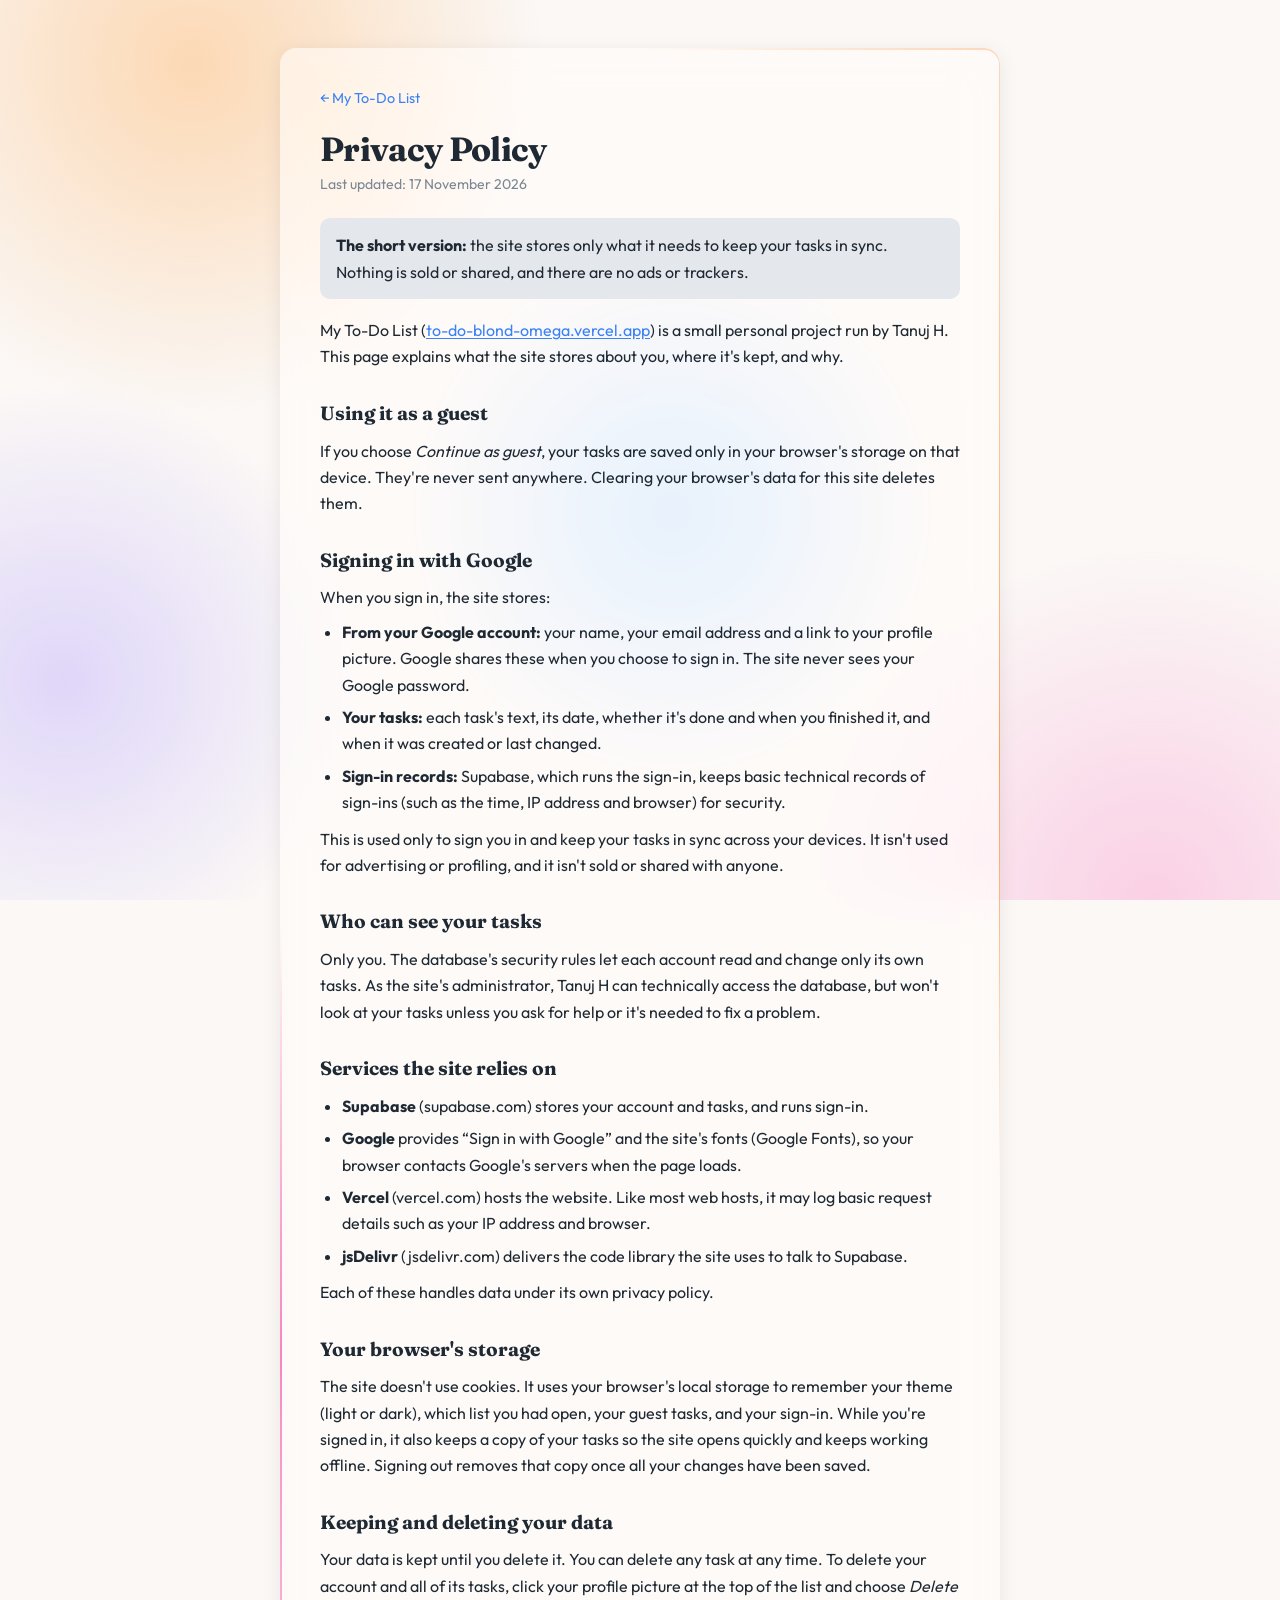
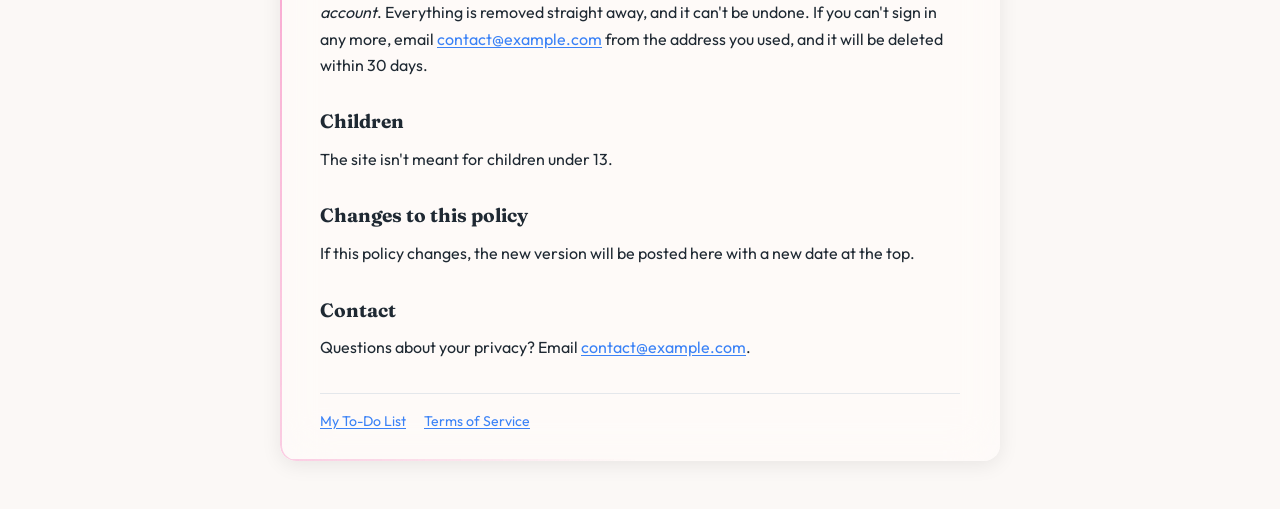
<file: privacy.html>
<!DOCTYPE html>
<html lang="en">
<head>
  <meta charset="UTF-8">
  <meta name="viewport" content="width=device-width, initial-scale=1.0, viewport-fit=cover">
  <title>Privacy Policy · My To-Do List</title>
  <link rel="icon" type="image/png" href="logo.png">
  <link rel="apple-touch-icon" href="logo.png">
  <link rel="preconnect" href="https://fonts.googleapis.com">
  <link rel="preconnect" href="https://fonts.gstatic.com" crossorigin>
  <link href="https://fonts.googleapis.com/css2?family=Fraunces:opsz,wght@9..144,600;9..144,700&family=Outfit:wght@400;500;600&display=swap" rel="stylesheet">
  <link rel="stylesheet" href="style.css">
  <script>
    // Same theme as the rest of the site, applied before the page paints
    (function () {
      let theme = null;
      try { theme = localStorage.getItem("todo-theme"); } catch {}
      if (!theme) {
        theme = window.matchMedia("(prefers-color-scheme: dark)").matches ? "dark" : "light";
      }
      document.documentElement.dataset.theme = theme;
    })();
  </script>
</head>
<body>
  <div class="aurora" aria-hidden="true"><span></span><span></span><span></span><span></span></div>

  <!-- Contact email is a placeholder for now: replace contact@example.com
       here and in terms.html when you have a real address -->
  <main class="doc-card">
    <a class="doc-back" href="./">← My To-Do List</a>

    <h1>Privacy Policy</h1>
    <p class="doc-updated">Last updated: 17 November 2026</p>

    <p class="doc-summary">
      <strong>The short version:</strong> the site stores only what it needs to keep your
      tasks in sync. Nothing is sold or shared, and there are no ads or trackers.
    </p>

    <p>
      My To-Do List (<a href="https://to-do-blond-omega.vercel.app/">to-do-blond-omega.vercel.app</a>)
      is a small personal project run by Tanuj H. This page explains what the site
      stores about you, where it's kept, and why.
    </p>

    <h2>Using it as a guest</h2>
    <p>
      If you choose <em>Continue as guest</em>, your tasks are saved only in your browser's
      storage on that device. They're never sent anywhere. Clearing your browser's data
      for this site deletes them.
    </p>

    <h2>Signing in with Google</h2>
    <p>When you sign in, the site stores:</p>
    <ul>
      <li>
        <strong>From your Google account:</strong> your name, your email address and a link
        to your profile picture. Google shares these when you choose to sign in. The site
        never sees your Google password.
      </li>
      <li>
        <strong>Your tasks:</strong> each task's text, its date, whether it's done and when
        you finished it, and when it was created or last changed.
      </li>
      <li>
        <strong>Sign-in records:</strong> Supabase, which runs the sign-in, keeps basic
        technical records of sign-ins (such as the time, IP address and browser) for
        security.
      </li>
    </ul>
    <p>
      This is used only to sign you in and keep your tasks in sync across your devices.
      It isn't used for advertising or profiling, and it isn't sold or shared with anyone.
    </p>

    <h2>Who can see your tasks</h2>
    <p>
      Only you. The database's security rules let each account read and change only its
      own tasks. As the site's administrator, Tanuj H can technically access the database,
      but won't look at your tasks unless you ask for help or it's needed to fix a problem.
    </p>

    <h2>Services the site relies on</h2>
    <ul>
      <li><strong>Supabase</strong> (supabase.com) stores your account and tasks, and runs sign-in.</li>
      <li><strong>Google</strong> provides “Sign in with Google” and the site's fonts (Google Fonts), so your browser contacts Google's servers when the page loads.</li>
      <li><strong>Vercel</strong> (vercel.com) hosts the website. Like most web hosts, it may log basic request details such as your IP address and browser.</li>
      <li><strong>jsDelivr</strong> (jsdelivr.com) delivers the code library the site uses to talk to Supabase.</li>
    </ul>
    <p>Each of these handles data under its own privacy policy.</p>

    <h2>Your browser's storage</h2>
    <p>
      The site doesn't use cookies. It uses your browser's local storage to remember your
      theme (light or dark), which list you had open, your guest tasks, and your sign-in.
      While you're signed in, it also keeps a copy of your tasks so the site opens quickly
      and keeps working offline. Signing out removes that copy once all your changes have
      been saved.
    </p>

    <h2>Keeping and deleting your data</h2>
    <p>
      Your data is kept until you delete it. You can delete any task at any time. To delete
      your account and all of its tasks, click your profile picture at the top of the list
      and choose <em>Delete account</em>. Everything is removed straight away, and it can't
      be undone. If you can't sign in any more, email
      <a href="mailto:contact@example.com">contact@example.com</a> from the address you
      used, and it will be deleted within 30 days.
    </p>

    <h2>Children</h2>
    <p>The site isn't meant for children under 13.</p>

    <h2>Changes to this policy</h2>
    <p>
      If this policy changes, the new version will be posted here with a new date at the top.
    </p>

    <h2>Contact</h2>
    <p>
      Questions about your privacy? Email
      <a href="mailto:contact@example.com">contact@example.com</a>.
    </p>

    <footer class="doc-footer">
      <a href="./">My To-Do List</a>
      <a href="terms.html">Terms of Service</a>
    </footer>
  </main>
</body>
</html>
</file>
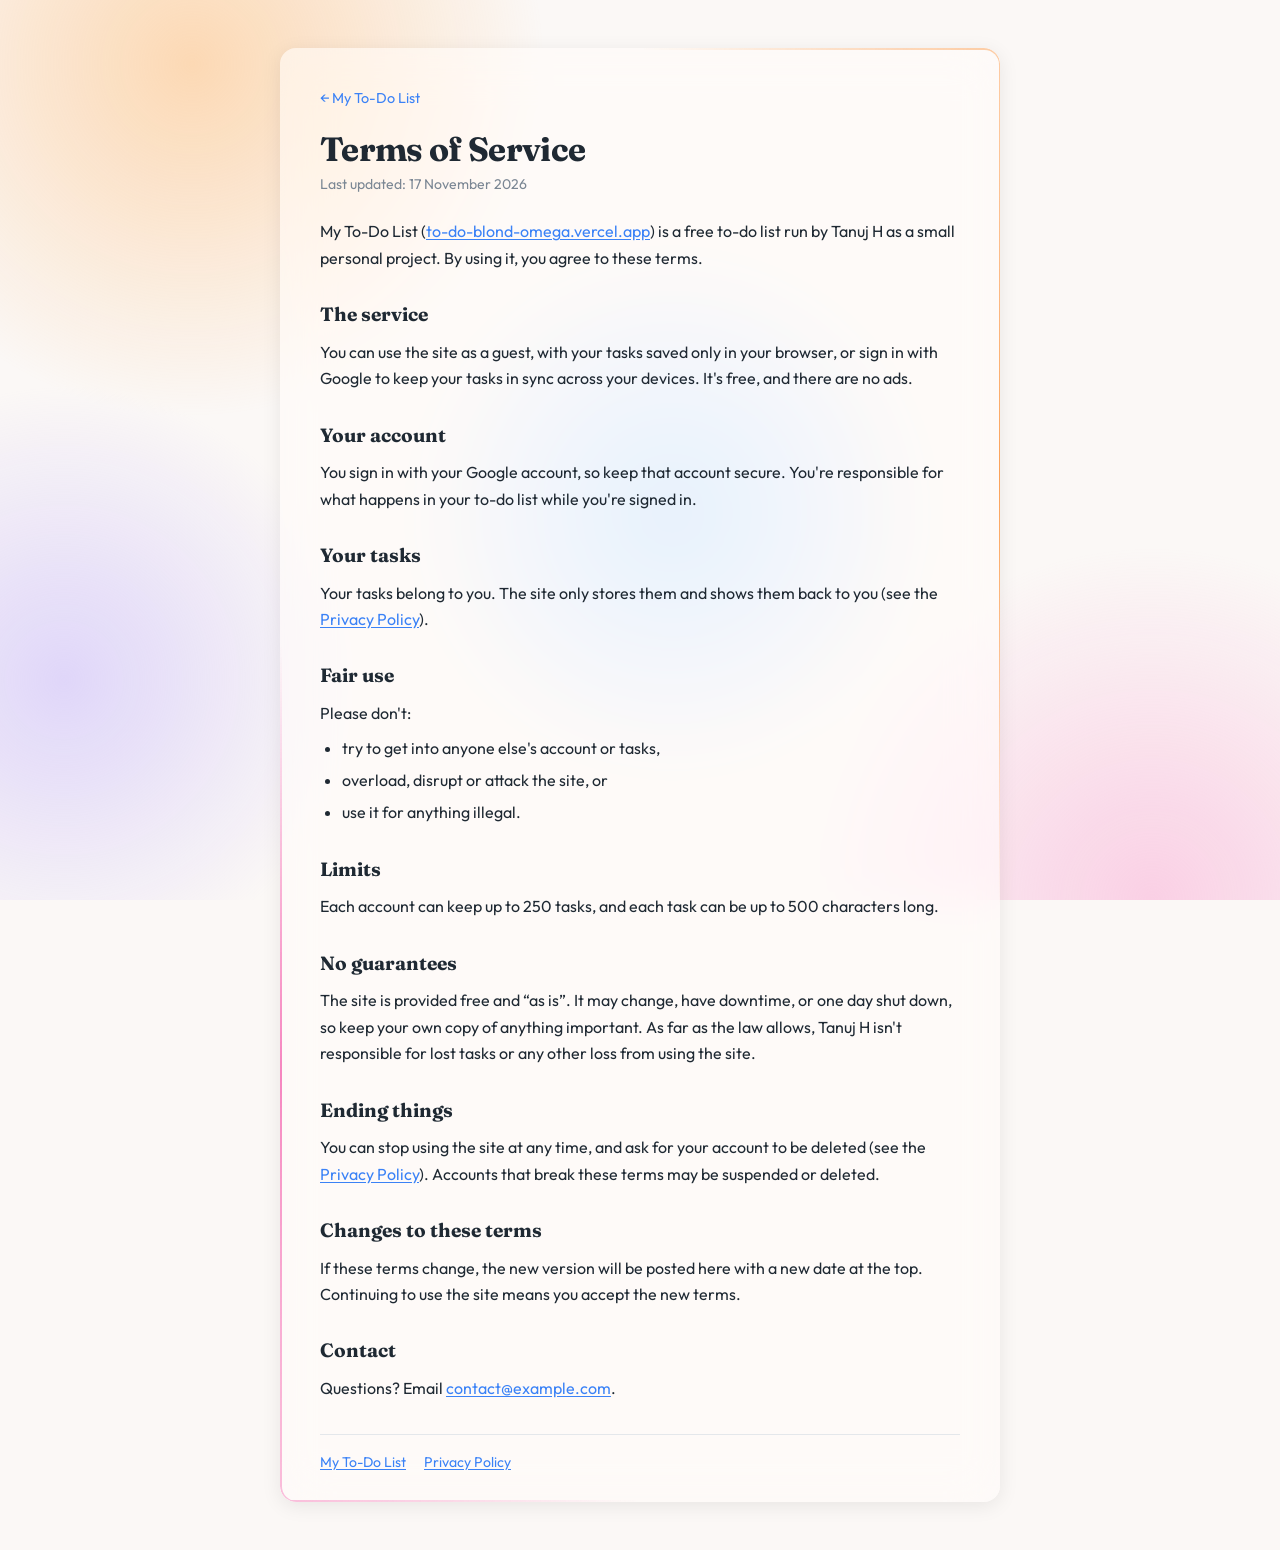
<file: terms.html>
<!DOCTYPE html>
<html lang="en">
<head>
  <meta charset="UTF-8">
  <meta name="viewport" content="width=device-width, initial-scale=1.0, viewport-fit=cover">
  <title>Terms of Service · My To-Do List</title>
  <link rel="icon" type="image/png" href="logo.png">
  <link rel="apple-touch-icon" href="logo.png">
  <link rel="preconnect" href="https://fonts.googleapis.com">
  <link rel="preconnect" href="https://fonts.gstatic.com" crossorigin>
  <link href="https://fonts.googleapis.com/css2?family=Fraunces:opsz,wght@9..144,600;9..144,700&family=Outfit:wght@400;500;600&display=swap" rel="stylesheet">
  <link rel="stylesheet" href="style.css">
  <script>
    // Same theme as the rest of the site, applied before the page paints
    (function () {
      let theme = null;
      try { theme = localStorage.getItem("todo-theme"); } catch {}
      if (!theme) {
        theme = window.matchMedia("(prefers-color-scheme: dark)").matches ? "dark" : "light";
      }
      document.documentElement.dataset.theme = theme;
    })();
  </script>
</head>
<body>
  <div class="aurora" aria-hidden="true"><span></span><span></span><span></span><span></span></div>

  <!-- Contact email is a placeholder for now: replace contact@example.com
       here and in privacy.html when you have a real address -->
  <main class="doc-card">
    <a class="doc-back" href="./">← My To-Do List</a>

    <h1>Terms of Service</h1>
    <p class="doc-updated">Last updated: 17 November 2026</p>

    <p>
      My To-Do List (<a href="https://to-do-blond-omega.vercel.app/">to-do-blond-omega.vercel.app</a>)
      is a free to-do list run by Tanuj H as a small personal project. By using it, you
      agree to these terms.
    </p>

    <h2>The service</h2>
    <p>
      You can use the site as a guest, with your tasks saved only in your browser, or sign
      in with Google to keep your tasks in sync across your devices. It's free, and there
      are no ads.
    </p>

    <h2>Your account</h2>
    <p>
      You sign in with your Google account, so keep that account secure. You're responsible
      for what happens in your to-do list while you're signed in.
    </p>

    <h2>Your tasks</h2>
    <p>
      Your tasks belong to you. The site only stores them and shows them back to you (see
      the <a href="privacy.html">Privacy Policy</a>).
    </p>

    <h2>Fair use</h2>
    <p>Please don't:</p>
    <ul>
      <li>try to get into anyone else's account or tasks,</li>
      <li>overload, disrupt or attack the site, or</li>
      <li>use it for anything illegal.</li>
    </ul>

    <h2>Limits</h2>
    <p>
      Each account can keep up to 250 tasks, and each task can be up to 500 characters
      long.
    </p>

    <h2>No guarantees</h2>
    <p>
      The site is provided free and “as is”. It may change, have downtime, or one day shut
      down, so keep your own copy of anything important. As far as the law allows, Tanuj H
      isn't responsible for lost tasks or any other loss from using the site.
    </p>

    <h2>Ending things</h2>
    <p>
      You can stop using the site at any time, and ask for your account to be deleted (see
      the <a href="privacy.html">Privacy Policy</a>). Accounts that break these terms may be
      suspended or deleted.
    </p>

    <h2>Changes to these terms</h2>
    <p>
      If these terms change, the new version will be posted here with a new date at the top.
      Continuing to use the site means you accept the new terms.
    </p>

    <h2>Contact</h2>
    <p>
      Questions? Email <a href="mailto:contact@example.com">contact@example.com</a>.
    </p>

    <footer class="doc-footer">
      <a href="./">My To-Do List</a>
      <a href="privacy.html">Privacy Policy</a>
    </footer>
  </main>
</body>
</html>
</file>
<file: style.css>
/* Theme colors: light is the default, dark overrides below */
:root {
  --card-bg: #ffffff;
  --card-shadow: rgba(0, 0, 0, 0.08);
  --text: #1f2933;
  --text-muted: #7b8794;
  --text-done: #9aa5b1;
  --border: #e4e7eb;
  --input-bg: #ffffff;
  --input-border: #cbd2d9;
  --accent: #3b82f6;
  --accent-hover: #2563eb;
  --accent-ring: rgba(59, 130, 246, 0.2);
  --danger: #ef4444;
  --danger-bg: #fee2e2;
  --toggle-hover: #e4e7eb;
  /* ----- Light mode ambience: "pastel sunrise" -----
     Instead of neon, soft morning-sky washes of peach, rose, sky blue
     and lavender spread across a warm off-white page. Pastels are pale,
     so they run at a higher strength than dark mode's neon. */
  --bg: #fbf8f6;
  --aur-1: #fdba74; /* peach */
  --aur-2: #f9a8d4; /* rose */
  --aur-3: #93c5fd; /* sky blue */
  --aur-4: #c4b5fd; /* lavender */
  --aurora-opacity: 0.5; /* relaxed */
  --aurora-opacity-lit: 0.85; /* full */
  /* Glows on edges and the add-task box: slightly deeper versions of the
     pastels so they still read as light against white */
  --glow-1: #fb923c; /* warm orange */
  --glow-2: #f472b6; /* pink */
  --glow-3: #818cf8; /* periwinkle */
  --ray-core: #ec4899;
  --ray-glow: rgba(251, 146, 60, 0.7);
  --halo-opacity: 0.6;
  --edge-opacity: 0.85;
  --edge-width: 1.5px;
  --tab-glow: rgba(147, 197, 253, 0.55);
  /* Empty part of the progress gauge and bars: a warm sand tone */
  --track: #f1e6df;
  /* Warm frosted glass that lets the sunrise colors through */
  --card-glass: rgba(255, 252, 250, 0.62);
}

[data-theme="dark"] {
  --bg: #111827;
  --card-bg: #1f2937;
  --card-shadow: rgba(0, 0, 0, 0.4);
  --text: #f3f4f6;
  --text-muted: #9ca3af;
  --text-done: #6b7280;
  --border: #374151;
  --input-bg: #111827;
  --input-border: #4b5563;
  --accent: #3b82f6;
  --accent-hover: #60a5fa;
  --accent-ring: rgba(96, 165, 250, 0.3);
  --danger: #f87171;
  --danger-bg: #3f1d1d;
  --toggle-hover: #374151;
  --ray-core: #bfe3ff;
  --ray-glow: rgba(96, 165, 250, 0.85);
  --aur-1: #3b82f6;
  --aur-2: #a855f7;
  --aur-3: #2dd4bf;
  --aurora-opacity: 0.18; /* relaxed */
  --aurora-opacity-lit: 0.6;
  --halo-opacity: 0.7;
  --edge-opacity: 0.75;
  --edge-width: 1px;
  --track: var(--border);
  /* Dark mode's glows use the neon aurora colors themselves */
  --glow-1: var(--aur-1);
  --glow-2: var(--aur-2);
  --glow-3: var(--aur-3);
  --tab-glow: rgba(96, 165, 250, 0.3);
  --card-glass: rgba(31, 41, 55, 0.72);
}

* {
  box-sizing: border-box;
  margin: 0;
  padding: 0;
}

body {
  font-family: "Outfit", system-ui, -apple-system, "Segoe UI", Roboto, sans-serif;
  background: var(--bg);
  color: var(--text);
  min-height: 100vh;
  display: flex;
  justify-content: center;
  padding: 48px 16px;
  transition: background 0.2s, color 0.2s;
}

/* ----- Aurora background: soft colored lights drifting behind the cards ----- */
.aurora {
  position: fixed;
  inset: 0;
  z-index: 0;
  overflow: hidden;
  pointer-events: none;
  opacity: var(--aurora-opacity); /* relaxed level */
  transition: opacity 1.5s ease;
}

/* Full brightness once the add-task box lights up, until you click
   or tab outside the to-do list card */
.ambient-on .aurora {
  opacity: var(--aurora-opacity-lit);
}

.aurora span {
  position: absolute;
  width: 60vmax;
  height: 60vmax;
  border-radius: 50%;
}

.aurora span:nth-child(1) {
  top: -25vmax;
  left: -15vmax;
  background: radial-gradient(circle, var(--aur-1), transparent 65%);
  animation: drift-1 28s ease-in-out infinite alternate;
}

.aurora span:nth-child(2) {
  bottom: -30vmax;
  right: -20vmax;
  background: radial-gradient(circle, var(--aur-2), transparent 65%);
  animation: drift-2 34s ease-in-out infinite alternate;
}

.aurora span:nth-child(3) {
  top: 25%;
  left: 30%;
  width: 45vmax;
  height: 45vmax;
  background: radial-gradient(circle, var(--aur-3), transparent 65%);
  animation: drift-3 24s ease-in-out infinite alternate;
}

/* Fourth light: lavender, used by light mode's sunrise palette only */
.aurora span:nth-child(4) {
  top: 40%;
  left: -20vmax;
  width: 50vmax;
  height: 50vmax;
  background: radial-gradient(circle, var(--aur-4), transparent 65%);
  animation: drift-4 30s ease-in-out infinite alternate;
}

[data-theme="dark"] .aurora span:nth-child(4) {
  display: none;
}

@keyframes drift-4 {
  to { transform: translate(20vmax, -14vmax) scale(1.2); }
}

@keyframes drift-1 {
  to { transform: translate(18vmax, 10vmax) scale(1.15); }
}

@keyframes drift-2 {
  to { transform: translate(-16vmax, -12vmax) scale(1.1); }
}

@keyframes drift-3 {
  to { transform: translate(-14vmax, 8vmax) scale(0.85); }
}

/* Two columns: task list on the left, progress panel on the right */
.layout {
  position: relative;
  z-index: 1;
  display: flex;
  align-items: flex-start;
  justify-content: center;
  gap: 24px;
  width: 100%;
  max-width: 1164px;
  align-self: flex-start;
}

/* Cards are frosted glass, so the aurora glows softly through them */
.app,
.stats,
.signin-card,
.doc-card {
  background: var(--card-glass);
  -webkit-backdrop-filter: blur(24px) saturate(140%);
  backdrop-filter: blur(24px) saturate(140%);
  border-radius: 12px;
  box-shadow: 0 4px 20px var(--card-shadow);
  transition: background 0.2s;
}

/* Card edge light: a thin band of color slowly circling each card's edge */
@property --edge-angle {
  syntax: "<angle>";
  inherits: false;
  initial-value: 0deg;
}

.app::before,
.stats::before,
.signin-card::before,
.doc-card::before {
  content: "";
  position: absolute;
  inset: 0;
  border-radius: inherit;
  padding: var(--edge-width, 1px); /* the ring's thickness */
  background: conic-gradient(
    from var(--edge-angle),
    transparent 0deg,
    var(--glow-1) 50deg,
    transparent 110deg,
    transparent 180deg,
    var(--glow-2) 230deg,
    transparent 290deg
  );
  /* Show only the 1px ring, not the middle */
  -webkit-mask: linear-gradient(#000 0 0) content-box, linear-gradient(#000 0 0);
  -webkit-mask-composite: xor;
  mask: linear-gradient(#000 0 0) content-box exclude, linear-gradient(#000 0 0);
  opacity: var(--edge-opacity);
  animation: edge-spin 14s linear infinite;
  pointer-events: none;
}

.stats::before {
  animation-duration: 18s;
  animation-direction: reverse;
}

@keyframes edge-spin {
  to { --edge-angle: 360deg; }
}

.app {
  position: relative;
  flex: 1 1 820px;
  min-width: 0;
  max-width: 820px;
  padding: 32px 24px;
}

/* ----- Progress panel ----- */
.stats {
  flex: 0 0 320px;
  padding: 28px 24px;
  position: sticky;
  top: 48px;
}

.stats-title {
  font-family: "Fraunces", Georgia, serif;
  font-size: 1.35rem;
  font-weight: 700;
  margin-bottom: 8px;
}

.stats-body {
  display: flex;
  flex-direction: column;
}

/* The compact summary only appears on phones (see the phone section at the end) */
.stats-summary {
  display: none;
}

/* Fold-open wrapper for the full panel. Animating grid rows between 0fr
   and 1fr gives a smooth open/close to the content's natural height.
   On wider screens it's simply always open. */
.stats-collapse {
  display: grid;
  grid-template-rows: 1fr;
}

.stats-collapse-inner {
  min-height: 0;
}

.gauge {
  position: relative;
  width: 220px;
  max-width: 100%;
  margin: 0 auto;
}

.gauge-svg {
  display: block;
  width: 100%;
  height: auto;
  overflow: visible; /* let the glow spill past the edges */
}

.gauge-track,
.gauge-fill {
  fill: none;
  stroke-width: 14;
  stroke-linecap: round;
}

.gauge-track {
  stroke: var(--track);
}

.gauge-fill {
  stroke-dasharray: 100 100;
  stroke-dashoffset: 100;
  /* Glows in its own color (set from script.js) */
  filter: drop-shadow(0 0 6px var(--gauge-color, transparent));
  transition: stroke-dashoffset 0.6s cubic-bezier(0.65, 0, 0.35, 1),
    stroke 0.6s ease, opacity 0.3s ease, filter 0.6s ease;
}

/* A list at 100%: the glow breathes gently */
.gauge.complete .gauge-fill {
  animation: gauge-pulse 2.4s ease-in-out infinite;
}

@keyframes gauge-pulse {
  0%, 100% { filter: drop-shadow(0 0 6px var(--gauge-color)); }
  50% { filter: drop-shadow(0 0 16px var(--gauge-color)) drop-shadow(0 0 4px var(--gauge-color)); }
}

/* Percentage and count, centered inside the arc */
.gauge-center {
  position: absolute;
  inset: 0;
  display: flex;
  flex-direction: column;
  align-items: center;
  justify-content: center;
}

.gauge-pct {
  font-family: "Fraunces", Georgia, serif;
  font-size: 2.6rem;
  font-weight: 700;
  line-height: 1.1;
}

.gauge-sub {
  font-size: 0.85rem;
  color: var(--text-muted);
}

/* Name of the open list, sitting in the gap at the bottom of the arc */
.gauge-label {
  position: absolute;
  left: 0;
  right: 0;
  bottom: 6%;
  text-align: center;
  font-size: 0.85rem;
  font-weight: 600;
  color: var(--text-muted);
}

/* Horizontal bars for today / this week / this month */
.bars {
  flex: 1;
  min-width: 0;
}

.bar-row {
  margin-top: 16px;
}

.bar-head {
  display: flex;
  justify-content: space-between;
  align-items: baseline;
  font-size: 0.9rem;
}

.bar-value {
  color: var(--text-muted);
  font-size: 0.85rem;
}

.bar-track {
  height: 10px;
  margin-top: 6px;
  border-radius: 999px;
  background: var(--track);
}

.bar-fill {
  height: 100%;
  width: 0;
  border-radius: inherit;
  box-shadow: 0 0 10px var(--bar-color, transparent);
  transition: width 0.6s cubic-bezier(0.65, 0, 0.35, 1), background 0.6s ease,
    box-shadow 0.6s ease;
}

/* Narrower windows: panel moves above the list as a short strip */
@media (max-width: 1220px) {
  .layout {
    flex-direction: column;
    align-items: center;
  }

  .app,
  .stats {
    flex: none;
    width: 100%;
    max-width: 820px;
  }

  .stats {
    order: -1;
    position: relative; /* not sticky here, but still holds its edge light */
    top: auto; /* drop the sticky offset, or it would shift the panel down */
    padding: 20px 24px;
  }

  .stats-body {
    flex-direction: row;
    align-items: center;
    gap: 32px;
  }

  .gauge {
    width: 180px;
    flex-shrink: 0;
    margin: 0;
  }

  .bar-row:first-child {
    margin-top: 0;
  }
}

/* Phones: stack the gauge on top of the bars */
@media (max-width: 560px) {
  .stats-body {
    flex-direction: column;
    gap: 8px;
  }

  .gauge {
    margin: 0 auto;
  }

  .bars {
    width: 100%;
  }

  .bar-row:first-child {
    margin-top: 16px;
  }
}

/* Header with title and theme toggle */
.app-header {
  display: flex;
  align-items: center;
  justify-content: space-between;
  margin-bottom: 24px;
}

h1 {
  font-family: "Fraunces", Georgia, serif;
  font-size: 2.1rem;
  font-weight: 700;
  letter-spacing: -0.02em;
}

/* Buttons and inputs don't inherit the page font by default */
button,
input,
select {
  font-family: inherit;
}

.theme-toggle {
  background: none;
  border: 1px solid var(--border);
  color: var(--text);
  font-size: 1.2rem;
  line-height: 1;
  width: 40px;
  height: 40px;
  border-radius: 50%;
  cursor: pointer;
}

.theme-toggle:hover {
  background: var(--toggle-hover);
}

/* List tabs */
.list-tabs {
  position: relative;
  display: flex;
  gap: 6px;
  /* Extra room inside (cancelled by the negative margin) so the
     active tab's glow isn't clipped by the sideways scrolling */
  padding: 12px;
  margin: -12px -12px 8px;
  /* On very narrow screens, let tabs scroll sideways without a visible bar */
  overflow-x: auto;
  scrollbar-width: none;
}

.list-tabs::-webkit-scrollbar {
  display: none;
}

/* When tabs run off the edge, fade that edge out as a hint that there's
   more to scroll to (classes set from script.js as you scroll) */
.list-tabs {
  overscroll-behavior-x: contain;
}

.list-tabs.fade-right {
  -webkit-mask-image: linear-gradient(to right, #000 calc(100% - 44px), transparent);
  mask-image: linear-gradient(to right, #000 calc(100% - 44px), transparent);
}

.list-tabs.fade-left {
  -webkit-mask-image: linear-gradient(to right, transparent, #000 44px);
  mask-image: linear-gradient(to right, transparent, #000 44px);
}

.list-tabs.fade-left.fade-right {
  -webkit-mask-image: linear-gradient(to right, transparent, #000 44px, #000 calc(100% - 44px), transparent);
  mask-image: linear-gradient(to right, transparent, #000 44px, #000 calc(100% - 44px), transparent);
}

/* Soft light under the active tab; slides to the new tab when you switch */
.tab-glow {
  position: absolute;
  top: 0;
  left: 0;
  border-radius: 999px;
  box-shadow: 0 0 12px 0 var(--tab-glow);
  pointer-events: none;
  transition: transform 0.45s cubic-bezier(0.65, 0, 0.35, 1),
    width 0.45s cubic-bezier(0.65, 0, 0.35, 1), height 0.45s ease;
}

.tab {
  position: relative;
  z-index: 1;
  display: flex;
  align-items: center;
  white-space: nowrap;
  transition: background 0.2s, color 0.2s, border-color 0.2s;
  padding: 8px 12px;
  font-size: 0.9rem;
  background: none;
  color: var(--text-muted);
  border: 1px solid var(--border);
  border-radius: 999px;
  cursor: pointer;
}

.tab:hover {
  color: var(--text);
  background: var(--toggle-hover);
}

.tab.active {
  background: var(--accent);
  border-color: var(--accent);
  color: #ffffff;
}

/* The badge is always there; when empty it collapses to zero width,
   so it can grow and shrink smoothly instead of popping in */
.tab-count {
  font-size: 0.75rem;
  text-align: center;
  overflow: hidden;
  box-sizing: border-box;
  border-radius: 999px;
  background: var(--toggle-hover);
  color: var(--text);
  max-width: 0;
  min-width: 0;
  padding: 1px 0;
  margin-left: 0;
  opacity: 0;
  transform: scale(0.5);
  transition: max-width 0.3s ease, min-width 0.3s ease, padding 0.3s ease,
    margin-left 0.3s ease, opacity 0.3s ease, transform 0.3s ease,
    background 0.2s, color 0.2s;
}

/* Rolling numbers: the old and new number stack in the same spot,
   so one can roll out as the next rolls in */
.roll {
  display: inline-grid;
  /* Clip numbers outside the box without moving the text baseline */
  clip-path: inset(0 -4px);
}

/* Odometer: one clipped column per digit, each holding a 0-9 strip */
.odo {
  display: inline-flex;
  font-variant-numeric: tabular-nums;
}

.odo-col {
  position: relative;
  display: inline-block;
  min-width: 0;
  clip-path: inset(0); /* clips without moving the text baseline */
}

.odo-ph {
  visibility: hidden;
}

.odo-strip {
  position: absolute;
  top: 0;
  left: 0;
  right: 0;
  display: flex;
  flex-direction: column;
  text-align: center;
}

.roll .num {
  grid-area: 1 / 1;
  transition: transform 0.3s ease, opacity 0.3s ease;
}

.roll .num.below {
  transform: translateY(100%);
  opacity: 0;
}

.roll .num.above {
  transform: translateY(-100%);
  opacity: 0;
}

.tab-count.visible {
  max-width: 48px;
  min-width: 20px;
  padding: 1px 6px;
  margin-left: 6px;
  opacity: 1;
  transform: scale(1);
}

@media (prefers-reduced-motion: reduce) {
  .tab,
  .tab-count,
  .roll .num,
  .gauge-fill,
  .bar-fill {
    transition: none;
  }
}

.tab.active .tab-count {
  background: rgba(255, 255, 255, 0.25);
  color: #ffffff;
}

/* Add-task form */
.task-form {
  display: flex;
  gap: 8px;
  margin-bottom: 24px;
}

.task-form input {
  position: relative;
  z-index: 1;
  flex: 1;
  padding: 12px 14px;
  font-size: 1rem;
  background: var(--input-bg);
  color: var(--text);
  border: 1px solid var(--input-border);
  border-radius: 8px;
  outline: none;
  transition: border-color 0.6s ease;
}

.task-form input::placeholder {
  color: var(--text-muted);
}

/* No blue focus ring: the light ray, then the aurora glow, show focus instead */
.input-wrap.lit input {
  border-color: transparent;
}

/* Aurora glow around the box, which fades in once the ray finishes its lap */
.input-wrap::before,
.input-wrap::after {
  content: "";
  position: absolute;
  pointer-events: none;
  border-radius: 9px;
  background: linear-gradient(90deg, var(--glow-1), var(--glow-2), var(--glow-3), var(--glow-1));
  background-size: 200% 100%;
  opacity: 0;
  transition: opacity 0.6s ease;
  animation: aurora-flow 6s linear infinite;
  animation-play-state: paused;
}

/* Soft blurred halo behind the box */
.input-wrap::before {
  inset: -3px;
  z-index: 0;
  filter: blur(10px);
}

/* Crisp 1.5px colored border on top */
.input-wrap::after {
  inset: 0;
  z-index: 2;
  padding: 1.5px;
  -webkit-mask: linear-gradient(#000 0 0) content-box, linear-gradient(#000 0 0);
  -webkit-mask-composite: xor;
  mask: linear-gradient(#000 0 0) content-box exclude, linear-gradient(#000 0 0);
}

.input-wrap.lit::before {
  opacity: var(--halo-opacity);
}

.input-wrap.lit::after {
  opacity: 1;
}

.input-wrap.lit::before,
.input-wrap.lit::after {
  animation-play-state: running;
}

@keyframes aurora-flow {
  to { background-position: 200% 0; }
}

/* ----- Light ray around the add-task box ----- */
.input-wrap {
  position: relative;
  flex: 1;
  display: flex;
  min-width: 0;
}

.input-wrap input {
  min-width: 0;
}

.ray {
  position: absolute;
  z-index: 3;
  inset: 0;
  width: 100%;
  height: 100%;
  overflow: visible;
  pointer-events: none;
}

.ray rect {
  fill: none;
  stroke-linecap: round;
  /* One short dash that travels the full outline */
  stroke-dasharray: 16 84;
  stroke-dashoffset: 0;
  opacity: 0;
}

.ray-glow {
  stroke: var(--ray-glow);
  stroke-width: 6;
  filter: blur(4px);
}

.ray-core {
  stroke: var(--ray-core);
  stroke-width: 2;
}

.ray.play rect {
  animation:
    ray-run 1.4s cubic-bezier(0.45, 0, 0.25, 1) forwards,
    ray-fade 1.4s ease forwards;
}

@keyframes ray-run {
  to {
    stroke-dashoffset: -100; /* one full lap */
  }
}

@keyframes ray-fade {
  0% { opacity: 0; }
  10% { opacity: 1; }
  75% { opacity: 1; }
  100% { opacity: 0; } /* fades out as it finishes the lap */
}

@media (prefers-reduced-motion: reduce) {
  .ray {
    display: none;
  }
}

.task-form button[type="submit"] {
  padding: 12px 20px;
  font-size: 1rem;
  background: var(--accent);
  color: #ffffff;
  border: none;
  border-radius: 8px;
  cursor: pointer;
}

/* "+" replaces the word "Add" on phones */
.add-plus {
  display: none;
}

.task-form button[type="submit"]:hover {
  background: var(--accent-hover);
}

/* Date chip in the add form: only for This Week / Next Week / This Month.
   It slides open and shut instead of popping in. */
.form-picker {
  max-width: 220px;
  opacity: 1;
  overflow: hidden;
  transition: max-width 0.3s ease, opacity 0.3s ease, margin-left 0.3s ease;
}

.form-picker.collapsed {
  max-width: 0;
  opacity: 0;
  margin-left: -8px; /* cancel the form's gap so the input fills the space */
}

.form-picker .date-chip {
  height: 100%;
  font-size: 0.95rem;
  padding: 0 14px;
  border-radius: 8px;
  color: var(--text);
}

/* Sliding lists: the track holds every list side by side and slides
   left/right so the active one shows through the viewport */
.list-viewport {
  overflow: hidden;
  transition: height 0.45s cubic-bezier(0.65, 0, 0.35, 1);
  /* The browser handles up/down scrolling; sideways swipes switch lists */
  touch-action: pan-y;
}

.list-track {
  display: flex;
  align-items: flex-start;
  transition: transform 0.45s cubic-bezier(0.65, 0, 0.35, 1);
}

.list-panel {
  flex: 0 0 100%;
  min-width: 0;
}

/* Skip animation on first load */
.no-animate,
.no-animate .list-track,
.no-animate .tab,
.no-animate .tab-count,
.no-animate .gauge-fill,
.no-animate .bar-fill,
.no-animate .tab-glow,
.no-animate .stats-collapse,
.no-animate .mini-fill,
.no-animate .mini-chevron {
  transition: none !important;
}

/* ----- Completion sparkle: dots of light bursting from a ticked checkbox ----- */
.sparkle-burst {
  position: fixed;
  z-index: 50;
  width: 0;
  height: 0;
  pointer-events: none;
}

.sparkle-burst span {
  position: absolute;
  left: calc(var(--s) / -2);
  top: calc(var(--s) / -2);
  width: var(--s);
  height: var(--s);
  border-radius: 50%;
  background: var(--c);
  box-shadow: 0 0 6px var(--c);
  animation: sparkle 0.7s cubic-bezier(0.2, 0.7, 0.3, 1) forwards;
}

@keyframes sparkle {
  from {
    transform: rotate(var(--a)) translateX(4px) scale(1);
    opacity: 1;
  }
  to {
    transform: rotate(var(--a)) translateX(var(--d)) scale(0.2);
    opacity: 0;
  }
}

/* Turn the ambient motion off for people who prefer less animation */
@media (prefers-reduced-motion: reduce) {
  .aurora span,
  .app::before,
  .stats::before,
  .input-wrap::before,
  .input-wrap::after,
  .gauge.complete .gauge-fill {
    animation: none;
  }

  .tab-glow,
  .stats-collapse,
  .mini-fill,
  .mini-chevron {
    transition: none !important;
  }
}

@media (prefers-reduced-motion: reduce) {
  .list-viewport,
  .list-track {
    transition: none;
  }
}

/* Task list */
.task-list {
  list-style: none;
}

.task-item {
  display: flex;
  align-items: center;
  gap: 12px;
  padding: 12px 4px;
  border-bottom: 1px solid var(--border);
}

.task-item input[type="checkbox"] {
  width: 18px;
  height: 18px;
  cursor: pointer;
  flex-shrink: 0;
  accent-color: var(--accent);
}

/* Invisible padding around the checkbox so it's easier to hit with a
   finger; the negative margin keeps the layout exactly the same */
.check-hit {
  display: flex;
  flex-shrink: 0;
  padding: 10px;
  margin: -10px;
  cursor: pointer;
}

.task-text {
  flex: 1;
  word-break: break-word;
}

/* The strike-through is a line drawn as a background that grows
   from left to right, so it can animate (text-decoration can't) */
.task-label {
  background-image: linear-gradient(currentColor, currentColor);
  background-repeat: no-repeat;
  background-position: 0 55%;
  background-size: 0% 2px;
  -webkit-box-decoration-break: clone;
  box-decoration-break: clone;
  transition: background-size 0.35s ease, color 0.35s ease;
}

.task-item.done .task-label {
  background-size: 100% 2px;
  color: var(--text-done);
}

@media (prefers-reduced-motion: reduce) {
  .task-label {
    transition: none;
  }
}

/* Date chips: a pill showing the date; the real date input hides beneath it */
.date-picker {
  position: relative;
  display: inline-flex;
  flex-shrink: 0;
}

.date-chip {
  font-size: 0.8rem;
  padding: 4px 10px;
  white-space: nowrap;
  background: var(--input-bg);
  color: var(--text-muted);
  border: 1px solid var(--input-border);
  border-radius: 999px;
  cursor: pointer;
  transition: background 0.2s, color 0.2s, border-color 0.2s;
}

.date-chip:hover {
  color: var(--text);
  background: var(--toggle-hover);
}

.date-chip.overdue {
  color: var(--danger);
  background: var(--danger-bg);
  border-color: transparent;
}

.task-item.done .date-chip {
  opacity: 0.6;
}

/* ----- Custom calendar pop-up ----- */
.cal {
  position: absolute;
  z-index: 100;
  width: 300px;
  max-width: calc(100vw - 32px);
  padding: 16px;
  background: var(--card-glass);
  -webkit-backdrop-filter: blur(24px) saturate(140%);
  backdrop-filter: blur(24px) saturate(140%);
  border: 1px solid var(--border);
  border-radius: 14px;
  box-shadow: 0 12px 32px var(--card-shadow);
  opacity: 0;
  transform: translateY(-6px) scale(0.97);
  transform-origin: top right;
  transition: opacity 0.18s ease, transform 0.18s ease;
  pointer-events: none;
}

.cal.above {
  transform-origin: bottom right;
  transform: translateY(6px) scale(0.97);
}

.cal.open {
  opacity: 1;
  transform: none;
  pointer-events: auto;
}

/* Phones: the calendar becomes a bottom sheet that slides up from the
   bottom edge, with the page dimmed behind it */
.cal.sheet {
  position: fixed;
  left: 0;
  right: 0;
  top: auto;
  bottom: 0;
  width: auto;
  max-width: none;
  padding: 28px 20px calc(24px + env(safe-area-inset-bottom));
  background: var(--card-bg);
  border: none;
  border-radius: 20px 20px 0 0;
  box-shadow: 0 -8px 32px var(--card-shadow);
  opacity: 1;
  transform: translateY(100%);
  transition: transform 0.32s cubic-bezier(0.32, 0.72, 0, 1);
}

.cal.sheet.open {
  transform: none;
}

/* Little grab handle at the top of the sheet */
.cal.sheet::before {
  content: "";
  position: absolute;
  top: 10px;
  left: 50%;
  width: 40px;
  height: 4px;
  border-radius: 999px;
  background: var(--border);
  transform: translateX(-50%);
}

.cal.sheet .cal-title {
  font-size: 1.25rem;
  margin-bottom: 16px;
}

.cal.sheet .cal-grid {
  gap: 6px;
}

.cal.sheet .cal-day {
  font-size: 1rem;
}

.cal-backdrop {
  position: fixed;
  inset: 0;
  z-index: 99;
  background: rgba(0, 0, 0, 0.3);
  opacity: 0;
  transition: opacity 0.3s ease;
}

.cal-backdrop.open {
  opacity: 1;
}

.cal-title {
  font-family: "Fraunces", Georgia, serif;
  font-size: 1.1rem;
  font-weight: 700;
  text-align: center;
  margin-bottom: 12px;
}

.cal-grid {
  display: grid;
  grid-template-columns: repeat(7, 1fr);
  gap: 4px;
}

.cal-wd {
  font-size: 0.72rem;
  font-weight: 600;
  color: var(--text-muted);
  text-align: center;
  padding-bottom: 4px;
}

.cal-day {
  aspect-ratio: 1;
  display: flex;
  flex-direction: column;
  align-items: center;
  justify-content: center;
  font-size: 0.9rem;
  line-height: 1;
  color: var(--text);
  background: none;
  border: none;
  border-radius: 50%;
  cursor: pointer;
  transition: background 0.15s, color 0.15s, transform 0.15s;
}

.cal-day:hover:not(:disabled) {
  background: var(--toggle-hover);
  transform: scale(1.06);
}

.cal-day.today {
  box-shadow: inset 0 0 0 1.5px var(--accent);
}

.cal-day.selected,
.cal-day.selected:hover {
  background: var(--accent);
  color: #ffffff;
}

.cal-day:disabled {
  color: var(--text-done);
  opacity: 0.45;
  cursor: default;
}

.cal-day:focus-visible {
  outline: 2px solid var(--accent);
  outline-offset: 2px;
}

/* Short month name above the 1st of a month */
.cal-mon {
  font-size: 0.55rem;
  font-weight: 600;
  text-transform: uppercase;
  color: var(--accent);
  margin-bottom: 2px;
}

.cal-day.selected .cal-mon {
  color: #ffffff;
}

@media (prefers-reduced-motion: reduce) {
  .cal,
  .cal-day,
  .cal-backdrop {
    transition: none;
  }
}

.delete-btn {
  background: none;
  border: none;
  color: var(--text-done);
  font-size: 1.25rem;
  line-height: 1;
  cursor: pointer;
  padding: 4px 8px;
  border-radius: 6px;
}

.delete-btn:hover {
  color: var(--danger);
  background: var(--danger-bg);
}

/* Footer text */
.empty-message,
.task-count {
  text-align: center;
  color: var(--text-muted);
  font-size: 0.9rem;
  margin-top: 16px;
}

/* =====================================================================
   Phones (640px wide and narrower)
   ===================================================================== */
@media (max-width: 640px) {
  /* Less empty space around the page; respect notches and home bars */
  body {
    padding: calc(12px + env(safe-area-inset-top)) 10px calc(24px + env(safe-area-inset-bottom));
  }

  .app {
    padding: 20px 16px;
    border-radius: 16px;
  }

  .app-header {
    margin-bottom: 14px;
  }

  h1 {
    font-size: 1.65rem;
  }

  /* Lighter background: one fewer light and less blur keeps scrolling smooth */
  .aurora span:nth-child(3) {
    display: none;
  }

  .app,
  .stats {
    -webkit-backdrop-filter: blur(14px) saturate(140%);
    backdrop-filter: blur(14px) saturate(140%);
  }

  /* ----- Progress: moved inside the list card (by script.js) as a compact strip ----- */
  .app > .stats {
    padding: 0;
    margin-bottom: 14px;
    background: none;
    -webkit-backdrop-filter: none;
    backdrop-filter: none;
    box-shadow: none;
    border-radius: 0;
  }

  .app > .stats::before {
    display: none;
  }

  .stats-title {
    display: none;
  }

  .stats-summary {
    display: flex;
    align-items: center;
    gap: 10px;
    width: 100%;
    padding: 8px 14px 8px 10px;
    font-size: 0.95rem;
    color: var(--text);
    text-align: left;
    background: var(--input-bg);
    border: 1px solid var(--border);
    border-radius: 12px;
    cursor: pointer;
  }

  .mini-ring {
    width: 32px;
    height: 32px;
    flex-shrink: 0;
    overflow: visible;
    transform: rotate(-90deg); /* start the ring at the top */
  }

  .mini-track,
  .mini-fill {
    fill: none;
    stroke-width: 4;
  }

  .mini-track {
    stroke: var(--track);
  }

  .mini-fill {
    stroke-linecap: round;
    stroke-dasharray: 100 100;
    stroke-dashoffset: 100;
    filter: drop-shadow(0 0 3px var(--mini-glow, transparent));
    transition: stroke-dashoffset 0.6s cubic-bezier(0.65, 0, 0.35, 1),
      stroke 0.6s ease, opacity 0.3s ease, filter 0.6s ease;
  }

  .mini-label {
    flex: 1;
    min-width: 0;
    font-weight: 600;
    white-space: nowrap;
    overflow: hidden;
    text-overflow: ellipsis;
  }

  .mini-pct {
    font-family: "Fraunces", Georgia, serif;
    font-size: 1.15rem;
    font-weight: 700;
  }

  .mini-count {
    font-size: 0.85rem;
    color: var(--text-muted);
  }

  .mini-chevron {
    width: 18px;
    height: 18px;
    flex-shrink: 0;
    color: var(--text-muted);
    transition: transform 0.35s ease;
  }

  .stats.expanded .mini-chevron {
    transform: rotate(180deg);
  }

  /* Folded shut until the summary is tapped */
  .stats-collapse {
    grid-template-rows: 0fr;
    transition: grid-template-rows 0.4s cubic-bezier(0.65, 0, 0.35, 1);
  }

  .stats.expanded .stats-collapse {
    grid-template-rows: 1fr;
  }

  .stats-collapse-inner {
    overflow: hidden;
  }

  .stats-body {
    padding-top: 12px;
  }

  /* ----- Tabs ----- */
  .tab {
    padding: 9px 14px;
  }

  /* ----- Add box: input + round "+" button; the date chip gets its own line ----- */
  .task-form {
    flex-wrap: wrap;
    row-gap: 0;
    margin-bottom: 16px;
  }

  .task-form button[type="submit"] {
    flex: 0 0 46px;
    width: 46px;
    padding: 0;
    border-radius: 50%;
    font-size: 1.7rem;
    font-weight: 400;
    line-height: 1;
  }

  .add-text {
    display: none;
  }

  .add-plus {
    display: inline;
  }

  /* The date chip slides open on a line below instead of beside the input */
  .form-picker {
    order: 3;
    flex: 0 0 100%;
    max-width: none;
    max-height: 48px;
    margin: 10px 0 0;
    transition: max-height 0.3s ease, opacity 0.3s ease, margin-top 0.3s ease;
  }

  .form-picker.collapsed {
    max-width: none;
    max-height: 0;
    margin: 0;
  }

  .form-picker .date-chip {
    height: 38px;
    font-size: 0.9rem;
  }

  /* ----- Task rows: the date moves under the task name ----- */
  .task-item {
    display: grid;
    grid-template-columns: auto 1fr auto;
    grid-template-areas:
      "check text del"
      ".     date del";
    column-gap: 14px;
    row-gap: 4px;
    padding: 12px 0;
  }

  .task-item .check-hit {
    grid-area: check;
  }

  .task-item input[type="checkbox"] {
    width: 22px;
    height: 22px;
  }

  .task-item .task-text {
    grid-area: text;
  }

  .task-item .date-picker {
    grid-area: date;
    justify-self: start;
  }

  .task-item .date-chip {
    font-size: 0.75rem;
    padding: 2px 9px;
  }

  /* Bigger, easier-to-hit delete button */
  .delete-btn {
    grid-area: del;
    width: 40px;
    height: 40px;
    padding: 0;
    font-size: 1.4rem;
  }
}

/* =====================================================================
   Touch screens: no hover, so stop hover styles "sticking" after a tap
   ===================================================================== */
@media (hover: none) {
  .tab:not(.active):hover {
    color: var(--text-muted);
    background: none;
  }

  .theme-toggle:hover {
    background: none;
  }

  .date-chip:not(.overdue):hover {
    color: var(--text-muted);
    background: var(--input-bg);
  }

  .form-picker .date-chip:hover {
    color: var(--text);
  }

  .delete-btn:hover {
    color: var(--text-done);
    background: none;
  }

  /* Brief feedback while a finger is down instead */
  .delete-btn:active {
    color: var(--danger);
    background: var(--danger-bg);
  }

  .cal-day:hover:not(:disabled) {
    background: none;
    transform: none;
  }

  .cal-day.selected:hover {
    background: var(--accent);
  }

  .task-form button[type="submit"]:hover {
    background: var(--accent);
  }

  .task-form button[type="submit"]:active {
    background: var(--accent-hover);
  }
}

/* =====================================================================
   Sign-in page and account button
   ===================================================================== */

/* Which screen shows is set on <html> by index.html before the page
   paints, then switched by script.js */
[data-screen="signin"] .layout,
[data-screen="app"] .signin-card {
  display: none;
}

/* Header: a "Sign in" button for guests, your avatar when signed in */
[data-account="user"] .signin-pill,
:root:not([data-account="user"]) .account {
  display: none;
}

/* Switching screens: the old card shrinks away, then the new one rises in */
.signin-card.leaving,
.layout.leaving {
  animation: screen-out 0.3s ease forwards;
}

.layout.entering > .app,
.layout.entering > .stats {
  animation: screen-in 0.6s cubic-bezier(0.22, 1, 0.36, 1) backwards;
}

.layout.entering > .stats {
  animation-delay: 80ms;
}

@keyframes screen-in {
  from { opacity: 0; transform: translateY(16px) scale(0.98); }
}

@keyframes screen-out {
  to { opacity: 0; transform: translateY(-8px) scale(0.96); }
}

/* ----- Sign-in card ----- */
.signin-card {
  position: relative;
  z-index: 1;
  width: 100%;
  max-width: 400px;
  margin-block: auto; /* centered on the page */
  padding: 44px 32px 32px;
  border-radius: 18px;
  text-align: center;
  animation: screen-in 0.6s cubic-bezier(0.22, 1, 0.36, 1) backwards;
}

.signin-card .theme-toggle {
  position: absolute;
  top: 14px;
  right: 14px;
}

/* The card's contents rise in one after another (--i is each one's place) */
.rise {
  animation: rise 0.6s cubic-bezier(0.22, 1, 0.36, 1) backwards;
  animation-delay: calc(120ms + var(--i, 0) * 70ms);
}

@keyframes rise {
  from { opacity: 0; transform: translateY(10px); }
}

/* Little logo: a tick that draws itself in, on the aurora colors */
.brand-mark {
  width: 56px;
  height: 56px;
  margin: 0 auto 18px;
  border-radius: 16px;
  display: grid;
  place-items: center;
  background: linear-gradient(135deg, var(--glow-1), var(--glow-2) 55%, var(--glow-3));
  box-shadow: 0 8px 24px -8px var(--glow-2);
}

.brand-mark path {
  fill: none;
  stroke: #ffffff;
  stroke-width: 2.6;
  stroke-linecap: round;
  stroke-linejoin: round;
  stroke-dasharray: 1;
  stroke-dashoffset: 1;
  animation: draw 0.5s ease 0.5s forwards;
}

@keyframes draw {
  to { stroke-dashoffset: 0; }
}

.signin-card h1 {
  font-size: 2rem;
}

.signin-sub {
  color: var(--text-muted);
  margin: 6px 0 28px;
}

/* Shown when sign-in is cancelled or fails */
.signin-error {
  margin: -12px 0 16px;
  padding: 10px 12px;
  font-size: 0.88rem;
  color: var(--danger);
  background: var(--danger-bg);
  border-radius: 8px;
  animation: rise 0.35s ease backwards;
}

.btn-google,
.btn-guest {
  width: 100%;
  height: 50px;
  font-size: 1rem;
  font-weight: 500;
  color: var(--text);
  border-radius: 10px;
  cursor: pointer;
}

.btn-google {
  display: grid;
  place-items: center;
  background: var(--input-bg);
  border: 1px solid var(--input-border);
  transition: transform 0.2s ease, box-shadow 0.2s ease, border-color 0.2s ease;
}

.btn-google:hover {
  transform: translateY(-1px);
  border-color: var(--accent);
  box-shadow: 0 6px 18px var(--card-shadow), 0 0 0 3px var(--accent-ring);
}

/* "Continue with Google" and "Signing you in…" share one spot and cross-fade */
.btn-face {
  grid-area: 1 / 1;
  display: inline-flex;
  align-items: center;
  gap: 12px;
  transition: opacity 0.25s ease, transform 0.25s ease;
}

.btn-face.busy {
  opacity: 0;
  transform: translateY(6px);
}

[data-signing-in] .btn-google,
[data-signing-in] .btn-google:hover {
  cursor: default;
  transform: none;
  box-shadow: none;
  border-color: var(--input-border);
}

[data-signing-in] .btn-google .idle {
  opacity: 0;
  transform: translateY(-6px);
}

[data-signing-in] .btn-google .busy {
  opacity: 1;
  transform: none;
}

.spinner {
  width: 18px;
  height: 18px;
  border-radius: 50%;
  border: 2px solid var(--border);
  border-top-color: var(--accent);
  animation: spin 0.8s linear infinite;
}

@keyframes spin {
  to { transform: rotate(360deg); }
}

.divider {
  display: flex;
  align-items: center;
  gap: 12px;
  margin: 18px 0;
  color: var(--text-muted);
  font-size: 0.85rem;
}

.divider::before,
.divider::after {
  content: "";
  flex: 1;
  height: 1px;
  background: var(--border);
}

.btn-guest {
  background: none;
  border: 1px solid var(--border);
  transition: background 0.2s, opacity 0.2s;
}

.btn-guest:hover {
  background: var(--toggle-hover);
}

.btn-guest:disabled {
  opacity: 0.5;
  cursor: default;
  background: none;
}

.guest-note {
  margin-top: 10px;
  font-size: 0.82rem;
  color: var(--text-muted);
}

/* What signing in stores, at the foot of the card */
.privacy-note {
  margin-top: 22px;
  padding-top: 16px;
  border-top: 1px solid var(--border);
  font-size: 0.78rem;
  line-height: 1.5;
  color: var(--text-muted);
}

.legal-links {
  display: block;
  margin-top: 6px;
}

.privacy-note a {
  color: inherit;
  text-underline-offset: 2px;
  transition: color 0.2s;
}

.privacy-note a:hover {
  color: var(--text);
}

/* ----- Header buttons ----- */
.header-actions {
  display: flex;
  align-items: center;
  gap: 8px;
}

.signin-pill {
  display: inline-flex;
  align-items: center;
  gap: 8px;
  height: 40px;
  padding: 0 16px 0 12px;
  font-size: 0.9rem;
  font-weight: 500;
  color: var(--text);
  background: none;
  border: 1px solid var(--border);
  border-radius: 999px;
  cursor: pointer;
  transition: background 0.2s;
}

.signin-pill:hover {
  background: var(--toggle-hover);
}

.account {
  position: relative;
}

.avatar-btn {
  position: relative;
  display: grid;
  place-items: center;
  width: 40px;
  height: 40px;
  padding: 0;
  border: none;
  border-radius: 50%;
  cursor: pointer;
  color: #ffffff;
  font-size: 0.9rem;
  font-weight: 600;
  background: linear-gradient(135deg, var(--glow-1), var(--glow-2));
  transition: transform 0.2s ease, box-shadow 0.2s ease;
  animation: pop-in 0.4s cubic-bezier(0.22, 1, 0.36, 1) backwards;
}

.avatar-btn:hover {
  transform: scale(1.05);
  box-shadow: 0 0 0 3px var(--accent-ring);
}

@keyframes pop-in {
  from { opacity: 0; transform: scale(0.6); }
}

/* Your Google photo fades in over the initials once it has loaded */
.avatar-img {
  position: absolute;
  inset: 0;
  width: 100%;
  height: 100%;
  border-radius: 50%;
  object-fit: cover;
  opacity: 0;
  transition: opacity 0.3s ease;
}

.avatar-img.loaded {
  opacity: 1;
}

.account-menu {
  position: absolute;
  top: calc(100% + 10px);
  right: 0;
  z-index: 10;
  width: 240px;
  padding: 8px;
  text-align: left;
  background: var(--card-bg);
  border: 1px solid var(--border);
  border-radius: 14px;
  box-shadow: 0 12px 32px var(--card-shadow);
  opacity: 0;
  visibility: hidden;
  transform: translateY(-6px) scale(0.97);
  transform-origin: top right;
  transition: opacity 0.18s ease, transform 0.18s ease, visibility 0s linear 0.18s;
}

.account-menu.open {
  opacity: 1;
  visibility: visible;
  transform: none;
  transition: opacity 0.18s ease, transform 0.18s ease, visibility 0s;
}

.menu-user {
  padding: 8px 10px 10px;
  overflow-wrap: anywhere;
}

.menu-name {
  font-weight: 600;
}

.menu-email {
  font-size: 0.85rem;
  color: var(--text-muted);
}

.menu-sep {
  height: 1px;
  margin: 0 4px 6px;
  background: var(--border);
}

.menu-item {
  width: 100%;
  padding: 10px;
  text-align: left;
  font-size: 0.95rem;
  color: var(--text);
  background: none;
  border: none;
  border-radius: 8px;
  cursor: pointer;
}

.menu-item:hover {
  background: var(--toggle-hover);
}

.menu-item.danger {
  color: var(--danger);
}

.menu-item.danger:hover {
  background: var(--danger-bg);
}

/* ----- Delete-account popup ----- */
.confirm-dialog {
  width: min(420px, calc(100vw - 32px));
  margin: auto;
  padding: 0;
  color: var(--text);
  background: var(--card-bg);
  border: 1px solid var(--border);
  border-radius: 16px;
  box-shadow: 0 24px 64px rgba(0, 0, 0, 0.35);
  animation: dialog-in 0.25s cubic-bezier(0.22, 1, 0.36, 1);
}

.confirm-dialog::backdrop {
  background: rgba(0, 0, 0, 0.45);
  -webkit-backdrop-filter: blur(2px);
  backdrop-filter: blur(2px);
  animation: backdrop-in 0.25s ease;
}

/* Closing: script.js adds this, waits for the animation, then closes it */
.confirm-dialog.closing {
  animation: dialog-out 0.2s ease forwards;
}

.confirm-dialog.closing::backdrop {
  animation: backdrop-out 0.2s ease forwards;
}

@keyframes dialog-in {
  from { opacity: 0; transform: translateY(8px) scale(0.96); }
}

@keyframes dialog-out {
  to { opacity: 0; transform: translateY(8px) scale(0.96); }
}

@keyframes backdrop-in {
  from { opacity: 0; }
}

@keyframes backdrop-out {
  to { opacity: 0; }
}

.confirm-body {
  padding: 24px;
}

.confirm-icon {
  display: grid;
  place-items: center;
  width: 44px;
  height: 44px;
  margin-bottom: 14px;
  font-size: 1.3rem;
  font-weight: 700;
  color: var(--danger);
  background: var(--danger-bg);
  border-radius: 50%;
}

.confirm-dialog h2 {
  margin-bottom: 8px;
  font-family: "Fraunces", Georgia, serif;
  font-size: 1.35rem;
  font-weight: 700;
}

.confirm-text {
  font-size: 0.95rem;
  line-height: 1.5;
  color: var(--text-muted);
}

.confirm-label {
  display: block;
  margin: 18px 0 6px;
  font-size: 0.9rem;
}

.confirm-label strong {
  color: var(--danger);
}

.confirm-input {
  width: 100%;
  padding: 11px 12px;
  font-size: 1rem;
  color: var(--text);
  background: var(--input-bg);
  border: 1px solid var(--input-border);
  border-radius: 8px;
  outline: none;
  transition: border-color 0.2s, box-shadow 0.2s;
}

.confirm-input:focus {
  border-color: var(--danger);
  box-shadow: 0 0 0 3px var(--danger-bg);
}

.confirm-error {
  margin-top: 10px;
  font-size: 0.88rem;
  color: var(--danger);
}

.confirm-actions {
  display: flex;
  justify-content: flex-end;
  gap: 10px;
  margin-top: 20px;
}

.btn-secondary,
.btn-danger {
  height: 42px;
  padding: 0 18px;
  font-size: 0.95rem;
  font-weight: 500;
  border-radius: 10px;
  cursor: pointer;
}

.btn-secondary {
  color: var(--text);
  background: none;
  border: 1px solid var(--border);
  transition: background 0.2s, opacity 0.2s;
}

.btn-secondary:hover {
  background: var(--toggle-hover);
}

.btn-secondary:disabled {
  opacity: 0.5;
  cursor: default;
}

/* Faded until "delete" is typed, then it lights up */
.btn-danger {
  display: grid;
  place-items: center;
  color: #ffffff;
  background: #dc2626;
  border: none;
  transition: background 0.2s, opacity 0.25s, box-shadow 0.25s;
}

.btn-danger:not(:disabled) {
  box-shadow: 0 4px 14px rgba(220, 38, 38, 0.35);
}

.btn-danger:hover:not(:disabled) {
  background: #b91c1c;
}

.btn-danger:disabled {
  opacity: 0.4;
  cursor: not-allowed;
}

/* While deleting: "Deleting…" with a spinner */
.btn-danger.working {
  cursor: default;
}

.btn-danger.working .idle {
  opacity: 0;
  transform: translateY(-6px);
}

.btn-danger.working .busy {
  opacity: 1;
  transform: none;
}

.btn-danger .spinner {
  border-color: rgba(255, 255, 255, 0.35);
  border-top-color: #ffffff;
}

@media (max-width: 640px) {
  .signin-card {
    padding: 40px 20px 26px;
  }

  .signin-card h1 {
    font-size: 1.75rem;
  }

  .pill-text {
    display: none;
  }

  .signin-pill {
    width: 40px;
    padding: 0;
    justify-content: center;
  }
}

/* Touch screens: no hover styles left "stuck" after a tap */
@media (hover: none) {
  .btn-google:hover {
    transform: none;
    box-shadow: none;
    border-color: var(--input-border);
  }

  .btn-guest:hover,
  .signin-pill:hover,
  .menu-item:hover,
  .menu-item.danger:hover,
  .btn-secondary:hover {
    background: none;
  }

  .btn-danger:hover:not(:disabled) {
    background: #dc2626;
  }

  .avatar-btn:hover {
    transform: none;
    box-shadow: none;
  }
}

@media (prefers-reduced-motion: reduce) {
  .signin-card,
  .signin-card::before,
  .signin-card.leaving,
  .layout.leaving,
  .layout.entering > .app,
  .layout.entering > .stats,
  .rise,
  .signin-error,
  .avatar-btn {
    animation: none;
  }

  .brand-mark path {
    animation: none;
    stroke-dashoffset: 0;
  }

  .btn-face,
  .account-menu,
  .avatar-img {
    transition: none;
  }

  .confirm-dialog,
  .confirm-dialog::backdrop,
  .confirm-dialog.closing,
  .confirm-dialog.closing::backdrop {
    animation: none;
  }
}

/* =====================================================================
   Privacy policy and terms pages
   ===================================================================== */

.doc-card {
  position: relative;
  z-index: 1;
  width: 100%;
  max-width: 720px;
  align-self: flex-start;
  padding: 36px 40px 28px;
  border-radius: 16px;
  line-height: 1.65;
  animation: screen-in 0.6s cubic-bezier(0.22, 1, 0.36, 1) backwards;
}

.doc-back {
  display: inline-block;
  margin-bottom: 18px;
  font-size: 0.9rem;
  color: var(--text-muted);
  text-decoration: none;
  transition: color 0.2s;
}

.doc-back:hover {
  color: var(--text);
}

.doc-card h1 {
  line-height: 1.2;
}

.doc-updated {
  margin: 4px 0 22px;
  font-size: 0.88rem;
  color: var(--text-muted);
}

/* "The short version" box at the top */
.doc-summary {
  margin-bottom: 18px;
  padding: 14px 16px;
  border-radius: 10px;
  background: var(--toggle-hover);
}

.doc-card h2 {
  margin: 28px 0 8px;
  font-family: "Fraunces", Georgia, serif;
  font-size: 1.2rem;
  font-weight: 700;
}

.doc-card p + p,
.doc-card ul + p {
  margin-top: 10px;
}

.doc-card ul {
  margin-top: 8px;
  padding-left: 22px;
}

.doc-card li + li {
  margin-top: 6px;
}

.doc-card a {
  color: var(--accent);
  text-underline-offset: 2px;
}

.doc-footer {
  display: flex;
  flex-wrap: wrap;
  gap: 18px;
  margin-top: 32px;
  padding-top: 16px;
  border-top: 1px solid var(--border);
  font-size: 0.88rem;
}

@media (max-width: 640px) {
  .doc-card {
    padding: 26px 20px 22px;
  }

  .doc-card h1 {
    font-size: 1.65rem;
  }
}

@media (prefers-reduced-motion: reduce) {
  .doc-card,
  .doc-card::before {
    animation: none;
  }
}

/* =====================================================================
   Cloud sync
   ===================================================================== */

/* Tasks arriving from your other devices fade in */
.task-item.appear {
  animation: task-appear 0.4s cubic-bezier(0.22, 1, 0.36, 1) backwards;
}

@keyframes task-appear {
  from { opacity: 0; transform: translateY(-6px); }
}

/* Tasks deleted on another device fade out before the list closes the gap */
.task-item.vanish {
  opacity: 0;
  transform: translateX(16px);
  transition: opacity 0.25s ease, transform 0.25s ease;
}

/* ----- Sync status: green = all synced, pulsing blue = saving or
   connecting, amber = offline. The color is set on <html> by script.js. ----- */
[data-sync="synced"] {
  --sync-color: #22c55e;
}

[data-sync="saving"] {
  --sync-color: #3b82f6;
}

[data-sync="offline"] {
  --sync-color: #f59e0b;
}

/* The dot on your avatar: grows in once syncing starts */
.avatar-btn::after {
  content: "";
  position: absolute;
  right: -1px;
  bottom: -1px;
  width: 11px;
  height: 11px;
  border-radius: 50%;
  background: var(--sync-color, transparent);
  box-shadow: 0 0 0 2px var(--bg), 0 0 6px var(--sync-color, transparent);
  transform: scale(0);
  transition: transform 0.3s cubic-bezier(0.22, 1, 0.36, 1), background 0.4s ease,
    box-shadow 0.4s ease;
}

[data-sync] .avatar-btn::after {
  transform: scale(1);
}

/* The same status, in words, in the avatar menu */
.menu-status {
  display: flex;
  align-items: center;
  gap: 8px;
  padding: 0 10px 10px;
  font-size: 0.85rem;
  color: var(--text-muted);
}

.status-dot {
  flex-shrink: 0;
  width: 8px;
  height: 8px;
  border-radius: 50%;
  background: var(--sync-color, var(--border));
  box-shadow: 0 0 6px var(--sync-color, transparent);
  transition: background 0.4s ease, box-shadow 0.4s ease;
}

/* Saving or connecting: both dots pulse gently */
[data-sync="saving"] .avatar-btn::after,
[data-sync="saving"] .status-dot {
  animation: sync-pulse 1.1s ease-in-out infinite;
}

@keyframes sync-pulse {
  50% { opacity: 0.35; }
}

/* Toast: a short message that slides up from the bottom, then away */
.toast {
  position: fixed;
  left: 50%;
  bottom: calc(24px + env(safe-area-inset-bottom));
  z-index: 200;
  display: flex;
  align-items: center;
  gap: 10px;
  width: max-content;
  max-width: calc(100vw - 32px);
  padding: 12px 18px 12px 12px;
  font-size: 0.92rem;
  color: var(--text);
  background: var(--card-bg);
  border: 1px solid var(--border);
  border-radius: 12px;
  box-shadow: 0 12px 32px var(--card-shadow);
  pointer-events: none;
  opacity: 0;
  visibility: hidden;
  transform: translate(-50%, 16px);
  transition: opacity 0.3s ease, transform 0.35s cubic-bezier(0.22, 1, 0.36, 1),
    visibility 0s linear 0.35s;
}

.toast.show {
  opacity: 1;
  visibility: visible;
  transform: translate(-50%, 0);
  transition: opacity 0.3s ease, transform 0.35s cubic-bezier(0.22, 1, 0.36, 1),
    visibility 0s;
}

/* Green tick in front of the message */
.toast::before {
  content: "✓";
  display: grid;
  place-items: center;
  flex-shrink: 0;
  width: 22px;
  height: 22px;
  font-size: 0.75rem;
  font-weight: 700;
  color: #ffffff;
  background: #22c55e;
  border-radius: 50%;
  box-shadow: 0 0 8px rgba(34, 197, 94, 0.5);
  transition: background 0.2s;
}

/* Warnings (like a full account) get an amber "!" instead */
.toast.warning::before {
  content: "!";
  background: #f59e0b;
  box-shadow: 0 0 8px rgba(245, 158, 11, 0.5);
}

@media (prefers-reduced-motion: reduce) {
  .task-item.appear,
  [data-sync="saving"] .avatar-btn::after,
  [data-sync="saving"] .status-dot {
    animation: none;
  }

  .toast,
  .toast.show,
  .task-item.vanish,
  .avatar-btn::after,
  .status-dot {
    transition: none;
  }
}

/* =====================================================================
   Taps on touch screens
   ===================================================================== */

/* No blue flash. Phones light up the tapped element's whole rectangle,
   which looks odd around round and pill-shaped buttons. */
html {
  -webkit-tap-highlight-color: transparent;
}

/* Instead, buttons press in slightly while your finger is on them and
   spring back on release. ("scale" is separate from "transform", so it
   doesn't clash with the hover and entrance effects that use transform.) */
@media (hover: none) and (prefers-reduced-motion: no-preference) {
  /* Each keeps its existing transitions, with the press added */
  .theme-toggle,
  .stats-summary,
  .task-form button[type="submit"],
  .delete-btn {
    transition: scale 0.15s ease;
  }

  .tab,
  .date-chip {
    transition: background 0.2s, color 0.2s, border-color 0.2s, scale 0.15s ease;
  }

  .cal-day {
    transition: background 0.15s, color 0.15s, transform 0.15s, scale 0.15s ease;
  }

  .signin-pill {
    transition: background 0.2s, scale 0.15s ease;
  }

  .avatar-btn {
    transition: transform 0.2s ease, box-shadow 0.2s ease, scale 0.15s ease;
  }

  .btn-google {
    transition: transform 0.2s ease, box-shadow 0.2s ease, border-color 0.2s ease, scale 0.15s ease;
  }

  .btn-guest,
  .btn-secondary {
    transition: background 0.2s, opacity 0.2s, scale 0.15s ease;
  }

  .btn-danger {
    transition: background 0.2s, opacity 0.25s, box-shadow 0.25s, scale 0.15s ease;
  }

  /* Small round buttons press in the most... */
  .theme-toggle:active,
  .avatar-btn:active,
  .cal-day:not(:disabled):active,
  .delete-btn:active,
  .task-form button[type="submit"]:active {
    scale: 0.9;
  }

  /* ...pills and medium buttons a little... */
  .tab:active,
  .date-chip:active,
  .signin-pill:active,
  .btn-secondary:not(:disabled):active,
  .btn-danger:not(:disabled):active {
    scale: 0.95;
  }

  /* ...and wide buttons only just */
  .stats-summary:active,
  .btn-google:active,
  .btn-guest:not(:disabled):active {
    scale: 0.98;
  }
}

/* Menu items get a soft tint while pressed (touch screens have no hover) */
@media (hover: none) {
  .menu-item:active {
    background: var(--toggle-hover);
  }

  .menu-item.danger:active {
    background: var(--danger-bg);
  }
}
</file>
